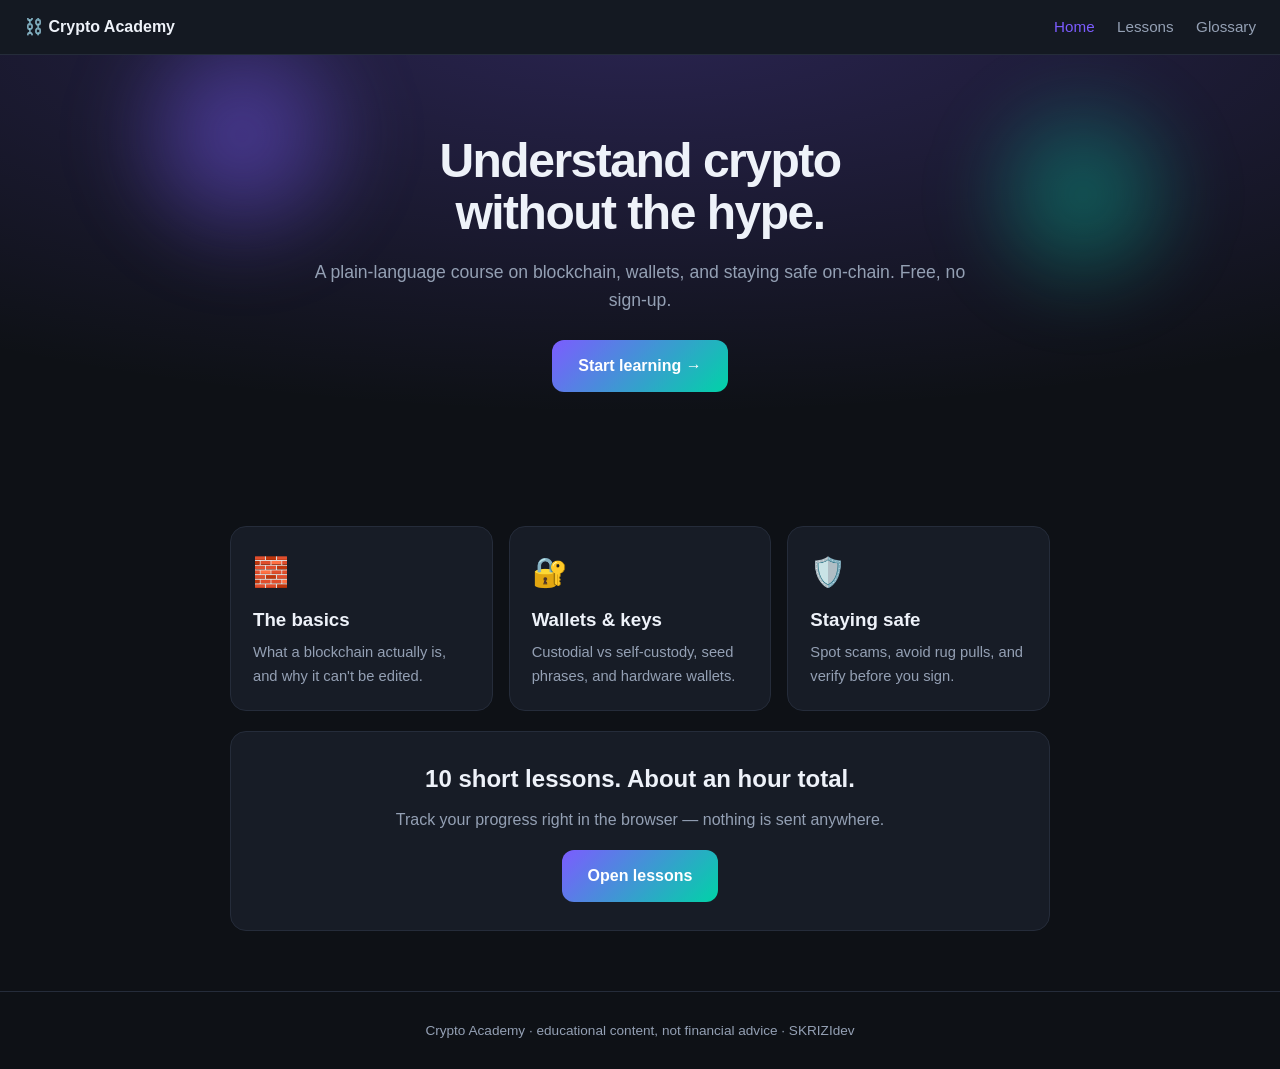
<file: index.html>
<!DOCTYPE html>
<html lang="en">
<head>
<meta charset="UTF-8">
<meta name="viewport" content="width=device-width, initial-scale=1.0">
<title>Crypto Academy — Learn Blockchain from Zero</title>
<link rel="stylesheet" href="css/style.css">
</head>
<body>
<header class="topbar">
  <a class="brand" href="index.html">⛓️ Crypto Academy</a>
  <nav>
    <a href="index.html" class="active">Home</a>
    <a href="lessons.html">Lessons</a>
    <a href="glossary.html">Glossary</a>
  </nav>
</header>

<section class="hero">
  <div class="orb o1"></div><div class="orb o2"></div>
  <div class="hero-in">
    <h1>Understand crypto<br>without the hype.</h1>
    <p>A plain-language course on blockchain, wallets, and staying safe on-chain. Free, no sign-up.</p>
    <a class="btn" href="lessons.html">Start learning →</a>
  </div>
</section>

<main class="wrap">
  <section class="features">
    <div class="feat reveal"><span>🧱</span><h3>The basics</h3><p>What a blockchain actually is, and why it can't be edited.</p></div>
    <div class="feat reveal"><span>🔐</span><h3>Wallets & keys</h3><p>Custodial vs self-custody, seed phrases, and hardware wallets.</p></div>
    <div class="feat reveal"><span>🛡️</span><h3>Staying safe</h3><p>Spot scams, avoid rug pulls, and verify before you sign.</p></div>
  </section>

  <section class="card cta">
    <h2>10 short lessons. About an hour total.</h2>
    <p>Track your progress right in the browser — nothing is sent anywhere.</p>
    <a class="btn" href="lessons.html">Open lessons</a>
  </section>
</main>
<footer class="foot">Crypto Academy · educational content, not financial advice · SKRIZIdev</footer>
</body>
</html>
</file>
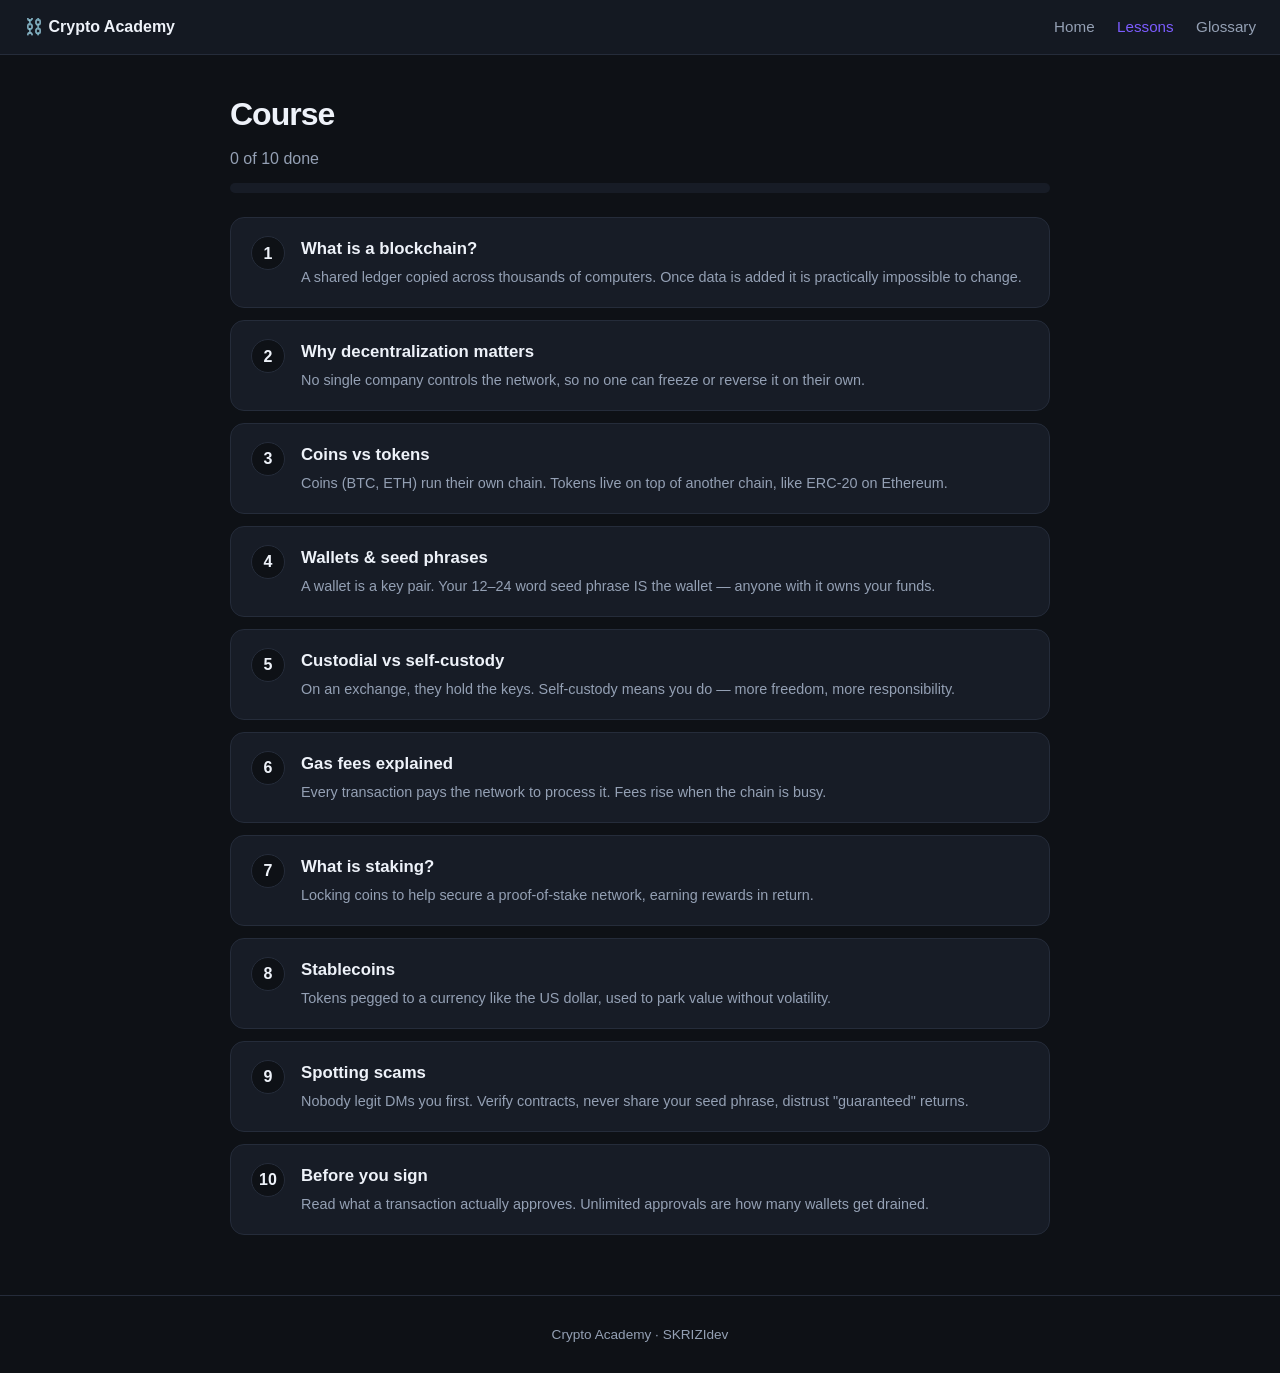
<file: lessons.html>
<!DOCTYPE html>
<html lang="en">
<head>
<meta charset="UTF-8">
<meta name="viewport" content="width=device-width, initial-scale=1.0">
<title>Lessons — Crypto Academy</title>
<link rel="stylesheet" href="css/style.css">
</head>
<body>
<header class="topbar">
  <a class="brand" href="index.html">⛓️ Crypto Academy</a>
  <nav>
    <a href="index.html">Home</a>
    <a href="lessons.html" class="active">Lessons</a>
    <a href="glossary.html">Glossary</a>
  </nav>
</header>
<main class="wrap">
  <h1 class="page-title">Course</h1>
  <p class="muted" id="progressLabel">0 of 10 done</p>
  <div class="progress"><div id="bar"></div></div>
  <div id="lessons" class="lessons"></div>
</main>
<footer class="foot">Crypto Academy · SKRIZIdev</footer>
<script src="js/ui.js"></script>
<script src="js/lessons.js"></script>
</body>
</html>
</file>
<file: css/style.css>
:root{
  --bg:#0e1116; --panel:#171c26; --line:#252c3a; --txt:#eef2f9; --muted:#94a0b4;
  --accent:#7c5cff; --accent2:#00d3a7;
}
*{box-sizing:border-box;margin:0;padding:0}
body{font-family:-apple-system,BlinkMacSystemFont,"Segoe UI",Roboto,sans-serif;background:var(--bg);color:var(--txt);line-height:1.6}
a{color:inherit;text-decoration:none}
.topbar{display:flex;align-items:center;justify-content:space-between;padding:14px 24px;background:rgba(23,28,38,.8);backdrop-filter:blur(8px);border-bottom:1px solid var(--line);position:sticky;top:0;z-index:10}
.brand{font-weight:700}
nav a{color:var(--muted);margin-left:18px;font-size:.95rem}
nav a:hover,nav a.active{color:var(--accent)}
.hero{padding:80px 24px;text-align:center;background:radial-gradient(1200px 400px at 50% -10%,rgba(124,92,255,.25),transparent)}
.hero-in{max-width:680px;margin:0 auto}
.hero h1{font-size:3rem;line-height:1.1;letter-spacing:-1.5px;margin-bottom:18px}
.hero p{color:var(--muted);font-size:1.1rem;margin-bottom:26px}
.btn{display:inline-block;background:linear-gradient(135deg,var(--accent),var(--accent2));color:#fff;font-weight:700;padding:13px 26px;border-radius:12px}
.btn:hover{filter:brightness(1.08)}
.wrap{max-width:860px;margin:0 auto;padding:34px 20px 60px}
.page-title{font-size:2rem;letter-spacing:-1px;margin-bottom:6px}
.muted{color:var(--muted)}
.features{display:grid;grid-template-columns:repeat(3,1fr);gap:16px;margin:20px 0}
.feat{background:var(--panel);border:1px solid var(--line);border-radius:16px;padding:22px}
.feat span{font-size:1.8rem}
.feat h3{margin:10px 0 6px}
.feat p{color:var(--muted);font-size:.92rem}
.card{background:var(--panel);border:1px solid var(--line);border-radius:16px;padding:28px;text-align:center;margin-top:8px}
.card h2{margin-bottom:8px}
.card p{color:var(--muted);margin-bottom:18px}
.progress{height:10px;background:var(--panel);border-radius:6px;overflow:hidden;margin:12px 0 24px}
#bar{height:100%;width:0;background:linear-gradient(90deg,var(--accent),var(--accent2));transition:width .3s}
.lessons{display:flex;flex-direction:column;gap:12px}
.lesson{background:var(--panel);border:1px solid var(--line);border-radius:14px;padding:18px 20px;display:flex;gap:16px;align-items:flex-start;cursor:pointer;transition:border-color .2s}
.lesson:hover{border-color:var(--accent)}
.lesson.done{opacity:.65}
.lesson .num{width:34px;height:34px;flex:none;border-radius:50%;background:var(--bg);border:1px solid var(--line);display:grid;place-items:center;font-weight:700}
.lesson.done .num{background:var(--accent2);border-color:var(--accent2);color:#062}
.lesson h3{font-size:1.05rem;margin-bottom:3px}
.lesson p{color:var(--muted);font-size:.9rem}
.search{width:100%;font:inherit;padding:12px 14px;border-radius:12px;border:1px solid var(--line);background:var(--panel);color:var(--txt);margin-bottom:18px}
.search:focus{outline:2px solid var(--accent)}
.terms{display:flex;flex-direction:column;gap:10px}
.term{background:var(--panel);border:1px solid var(--line);border-radius:12px;padding:16px 18px}
.term h3{color:var(--accent2);font-size:1rem;margin-bottom:4px}
.term p{color:var(--muted);font-size:.92rem}
.foot{text-align:center;color:var(--muted);padding:28px;font-size:.85rem;border-top:1px solid var(--line)}
@media(max-width:640px){.features{grid-template-columns:1fr}.hero h1{font-size:2.2rem}}

/* ---- enhancements: floating orbs, reveals, hover ---- */
@keyframes riseIn{from{opacity:0;transform:translateY(22px)}to{opacity:1;transform:none}}
@keyframes floatA{0%,100%{transform:translate(0,0)}50%{transform:translate(30px,-24px)}}
@keyframes floatB{0%,100%{transform:translate(0,0)}50%{transform:translate(-26px,20px)}}
.hero{position:relative;overflow:hidden}
.orb{position:absolute;border-radius:50%;filter:blur(30px);pointer-events:none;z-index:0}
.orb.o1{width:280px;height:280px;top:-60px;left:8%;background:radial-gradient(circle,rgba(124,92,255,.5),transparent 70%);animation:floatA 9s ease-in-out infinite}
.orb.o2{width:240px;height:240px;top:20px;right:6%;background:radial-gradient(circle,rgba(0,211,167,.4),transparent 70%);animation:floatB 11s ease-in-out infinite}
.hero-in{position:relative;z-index:1}
.reveal{animation:riseIn .6s cubic-bezier(.2,.8,.3,1) both}
.features .feat:nth-child(1){animation-delay:.05s}
.features .feat:nth-child(2){animation-delay:.15s}
.features .feat:nth-child(3){animation-delay:.25s}
.feat{transition:transform .2s,border-color .2s}
.feat:hover{transform:translateY(-6px);border-color:var(--accent)}
.btn{transition:transform .12s,filter .15s}
.btn:active{transform:scale(.96)}
.lesson{animation:riseIn .45s ease both}
.lesson:hover{transform:translateX(4px)}
.lesson .num{transition:transform .3s}
.lesson.done .num{transform:rotate(360deg)}
.term{animation:riseIn .4s ease both}
</file>
